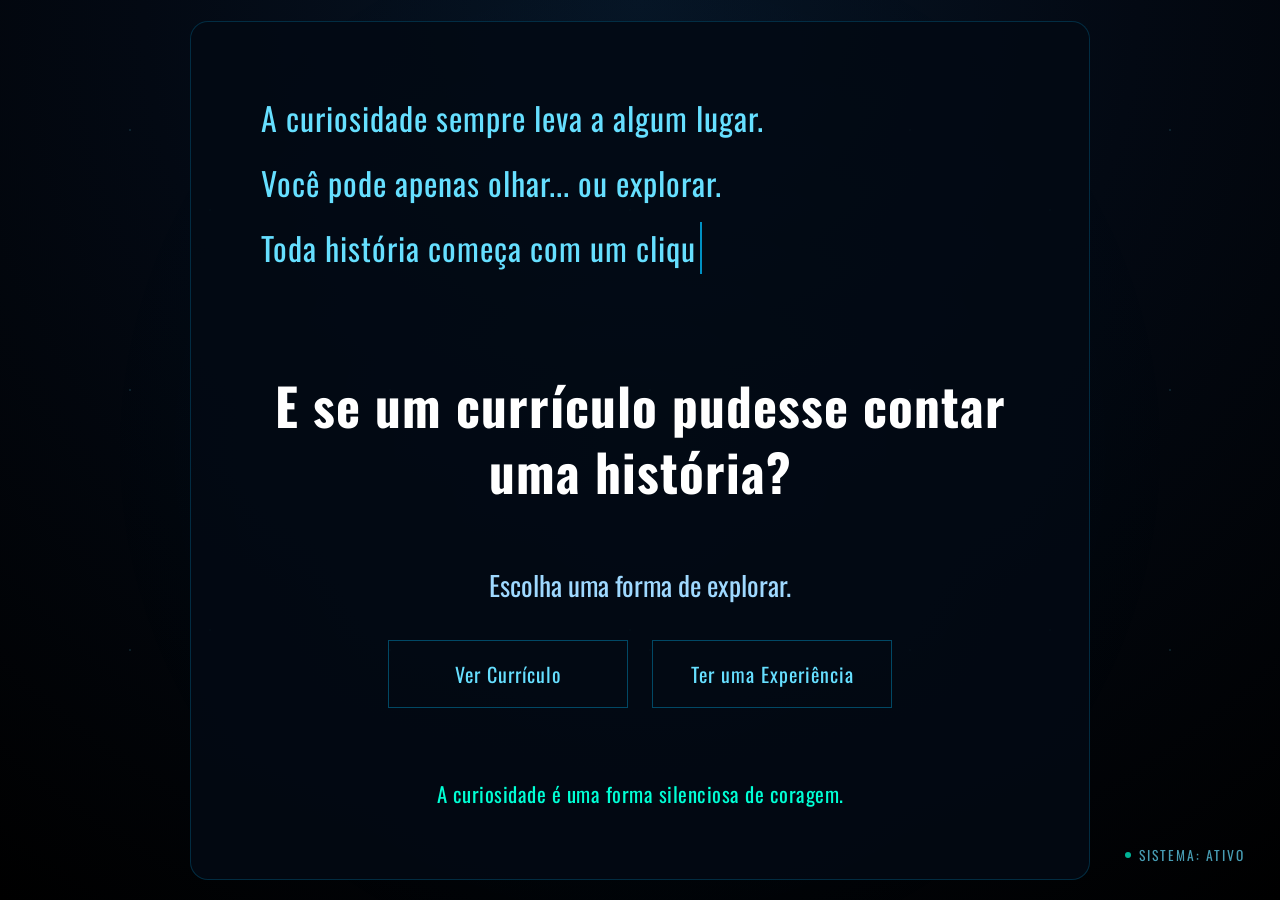
<file: index.html>
<!DOCTYPE html>
<html lang="pt-BR">

<head>

    <meta charset="UTF-8">

    <meta name="viewport"
          content="width=device-width, initial-scale=1.0">

    <title>Samuel | Desenvolvedor Web</title>

    <link rel="preconnect"
          href="https://fonts.googleapis.com">

    <link rel="preconnect"
          href="https://fonts.gstatic.com"
          crossorigin>

    <link href="https://fonts.googleapis.com/css2?family=Oswald:wght@300;400;500;700&display=swap"
          rel="stylesheet">

    <link rel="stylesheet"
          href="index.css">

</head>

<body>

    <div id="scanner-frame">

        <div class="scanner-top"></div>

        <div class="scanner-right"></div>

        <div class="scanner-bottom"></div>

        <div class="scanner-left"></div>

    </div>

    <div id="background-particles"></div>

    <main id="painel-principal">

        <section id="introducao">

            <span>A curiosidade sempre leva a algum lugar.</span>

            <span>Você pode apenas olhar... ou explorar.</span>

            <span>Toda história começa com um clique.</span>

            <span>Nem tudo se revela à primeira vista.</span>

            <span>Existe sempre mais do que aquilo que se vê.</span>

        </section>

        <section id="titulo">

            <h1>

                E se um currículo pudesse contar uma história?

            </h1>

        </section>

        <section id="escolhas">

            <p class="pergunta">

                Escolha uma forma de explorar.

            </p>

            <nav>

                <a
                    href="curriculo.html"
                    class="botao">

                    Ver Currículo

                </a>

                <a
                    href="Experiencia.html"
                    class="botao">

                    Ter uma Experiência

                </a>

            </nav>

        </section>

        <section id="mensagens">

            <span class="mensagem destaque">

                A curiosidade é uma forma silenciosa de coragem.

            </span>

            <span class="mensagem">

                Existe um motivo para continuar.

            </span>

            <span class="mensagem secundaria">

                Talvez você ainda não tenha visto o que veio procurar.

            </span>

            <span class="mensagem">

                O olhar também escolhe um caminho.

            </span>

            <span class="mensagem secundaria">

                Existe uma diferença sutil entre olhar e perceber.

            </span>

            <span class="mensagem">

                Algumas experiências começam muito antes do primeiro clique.

            </span>

        </section>

    </main>

    <aside id="system-status">
        <span id="status-dinamico">STATUS : ONLINE</span>
    </aside>

    <script src="index.js"></script>

</body>

</html>
</file>
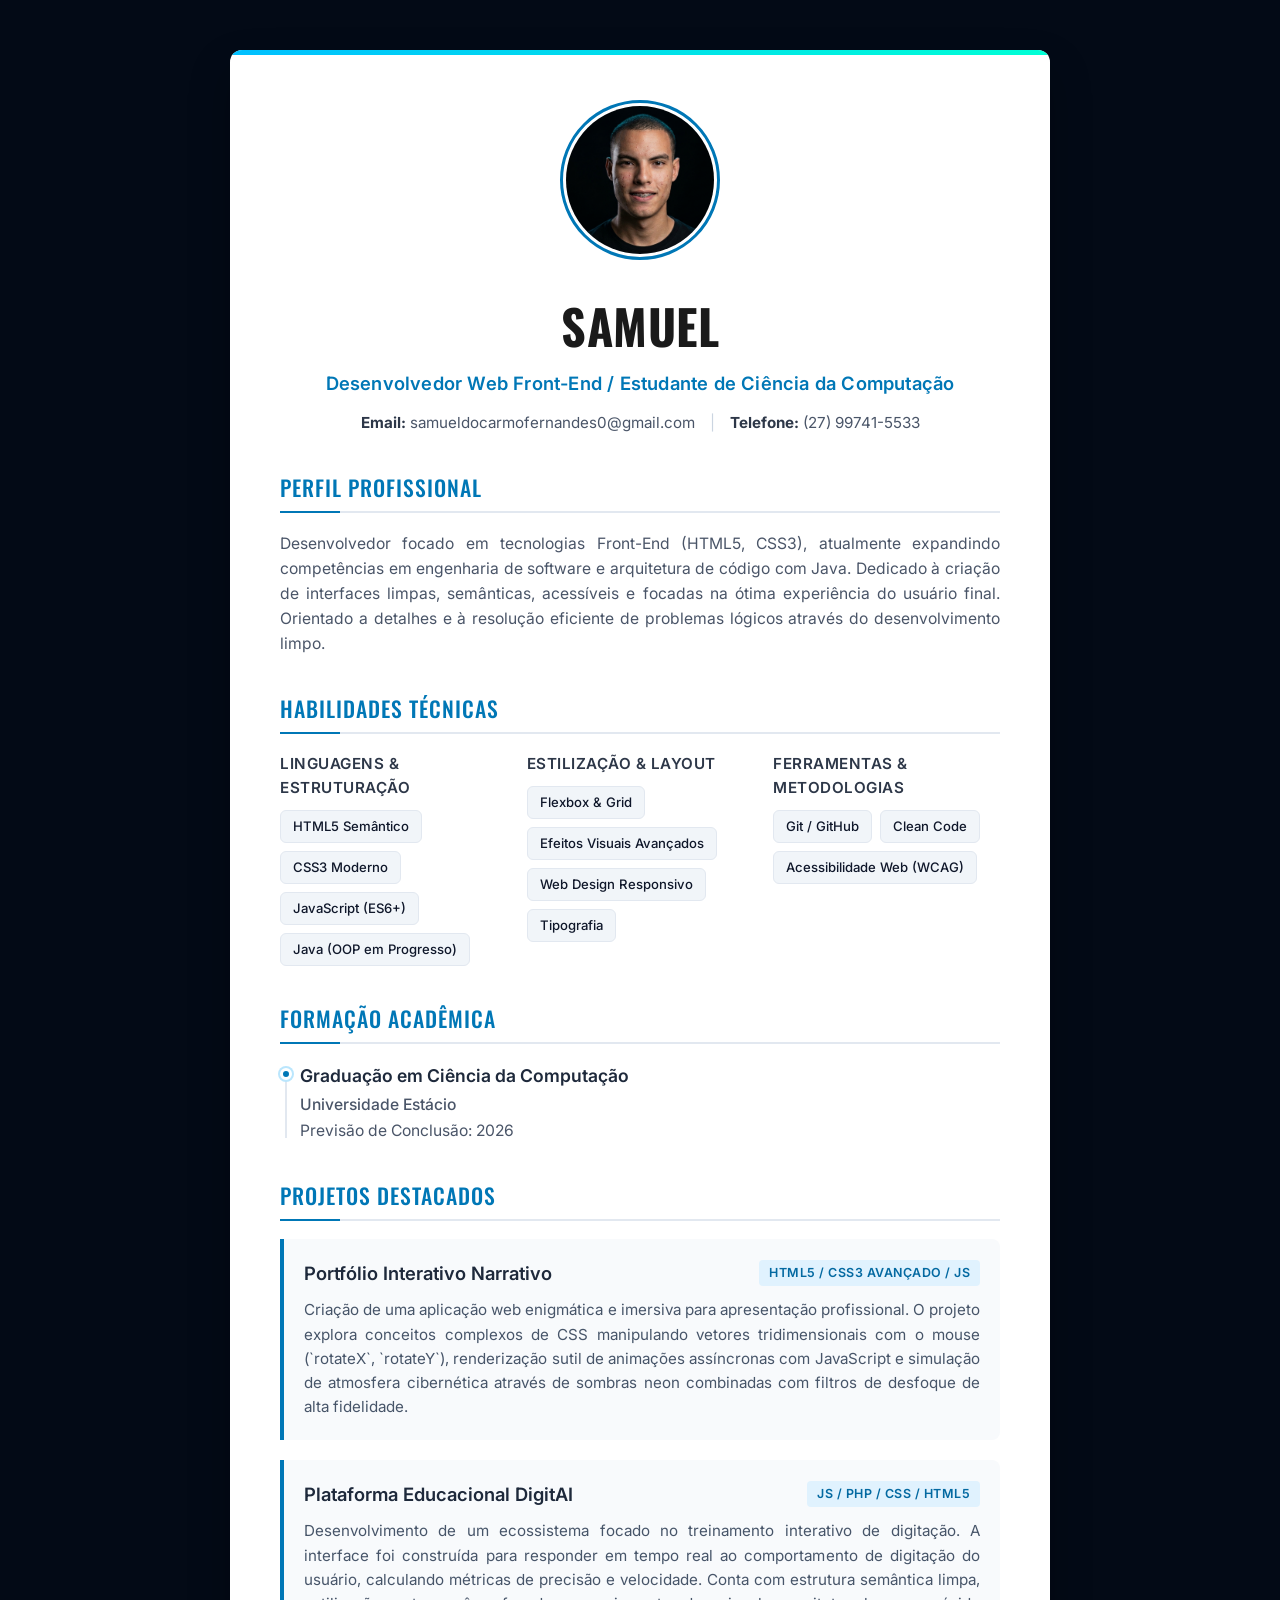
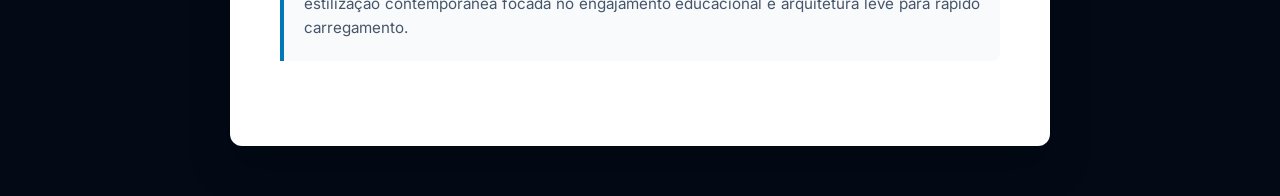
<file: curriculo.html>
<!DOCTYPE html>
<html lang="pt-BR">
<head>
    <meta charset="UTF-8">
    <meta name="viewport" content="width=device-width, initial-scale=1.0">
    <title>Currículo | Samuel</title>
    <link rel="preconnect" href="https://fonts.googleapis.com">
    <link rel="preconnect" href="https://fonts.gstatic.com" crossorigin>
    <link href="https://fonts.googleapis.com/css2?family=Oswald:wght@400;500;700&family=Inter:wght@300;400;500;600&display=swap" rel="stylesheet">
    <link rel="stylesheet" href="curriculo.css">
</head>
<body>

    <main class="container-curriculo">
        
        <header id="cabecalho">
            <div class="foto-container">
                <img src="curriculo.jpg.png" alt="Foto de perfil profissional do Samuel" class="foto-perfil">
            </div>
            <h1>Samuel</h1>
            <p class="subtitulo">Desenvolvedor Web Front-End / Estudante de Ciência da Computação</p>
            <div class="contato-info">
                <span><strong>Email:</strong> samueldocarmofernandes0@gmail.com</span>
                <span class="divisor">|</span>
                <span><strong>Telefone:</strong> (27) 99741-5533</span>
            </div>
        </header>

        <section class="secao">
            <h2>Perfil Profissional</h2>
            <p>Desenvolvedor focado em tecnologias Front-End (HTML5, CSS3), atualmente expandindo competências em engenharia de software e arquitetura de código com Java. Dedicado à criação de interfaces limpas, semânticas, acessíveis e focadas na ótima experiência do usuário final. Orientado a detalhes e à resolução eficiente de problemas lógicos através do desenvolvimento limpo.</p>
        </section>

        <section class="secao">
            <h2>Habilidades Técnicas</h2>
            <div class="grid-habilidades">
                <div class="categoria-habilidade">
                    <h3>Linguagens & Estruturação</h3>
                    <div class="badges">
                        <span class="badge">HTML5 Semântico</span>
                        <span class="badge">CSS3 Moderno</span>
                        <span class="badge">JavaScript (ES6+)</span>
                        <span class="badge">Java (OOP em Progresso)</span>
                    </div>
                </div>
                <div class="categoria-habilidade">
                    <h3>Estilização & Layout</h3>
                    <div class="badges">
                        <span class="badge">Flexbox & Grid</span>
                        <span class="badge">Efeitos Visuais Avançados</span>
                        <span class="badge">Web Design Responsivo</span>
                        <span class="badge">Tipografia</span>
                    </div>
                </div>
                <div class="categoria-habilidade">
                    <h3>Ferramentas & Metodologias</h3>
                    <div class="badges">
                        <span class="badge">Git / GitHub</span>
                        <span class="badge">Clean Code</span>
                        <span class="badge">Acessibilidade Web (WCAG)</span>
                    </div>
                </div>
            </div>
        </section>

        <section class="secao">
            <h2>Formação Acadêmica</h2>
            <div class="linha-tempo">
                <div class="item-timeline">
                    <div class="ponto-timeline"></div>
                    <div class="conteudo-timeline">
                        <h3>Graduação em Ciência da Computação</h3>
                        <p class="instituicao">Universidade Estácio</p>
                        <p class="periodo">Previsão de Conclusão: 2026</p>
                    </div>
                </div>
            </div>
        </section>

        <section class="secao">
            <h2>Projetos Destacados</h2>
            
            <div class="item-projeto">
                <div class="header-projeto">
                    <h3>Portfólio Interativo Narrativo</h3>
                    <span class="tag-tecnologia">HTML5 / CSS3 Avançado / JS</span>
                </div>
                <p>Criação de uma aplicação web enigmática e imersiva para apresentação profissional. O projeto explora conceitos complexos de CSS manipulando vetores tridimensionais com o mouse (`rotateX`, `rotateY`), renderização sutil de animações assíncronas com JavaScript e simulação de atmosfera cibernética através de sombras neon combinadas com filtros de desfoque de alta fidelidade.</p>
            </div>

            <div class="item-projeto">
                <div class="header-projeto">
                    <h3>Plataforma Educacional DigitAI</h3>
                    <span class="tag-tecnologia">JS / PHP / CSS / HTML5</span>
                </div>
                <p>Desenvolvimento de um ecossistema focado no treinamento interativo de digitação. A interface foi construída para responder em tempo real ao comportamento de digitação do usuário, calculando métricas de precisão e velocidade. Conta com estrutura semântica limpa, estilização contemporânea focada no engajamento educacional e arquitetura leve para rápido carregamento.</p>
            </div>
        </section>

    </main>

</body>
</html>
</file>
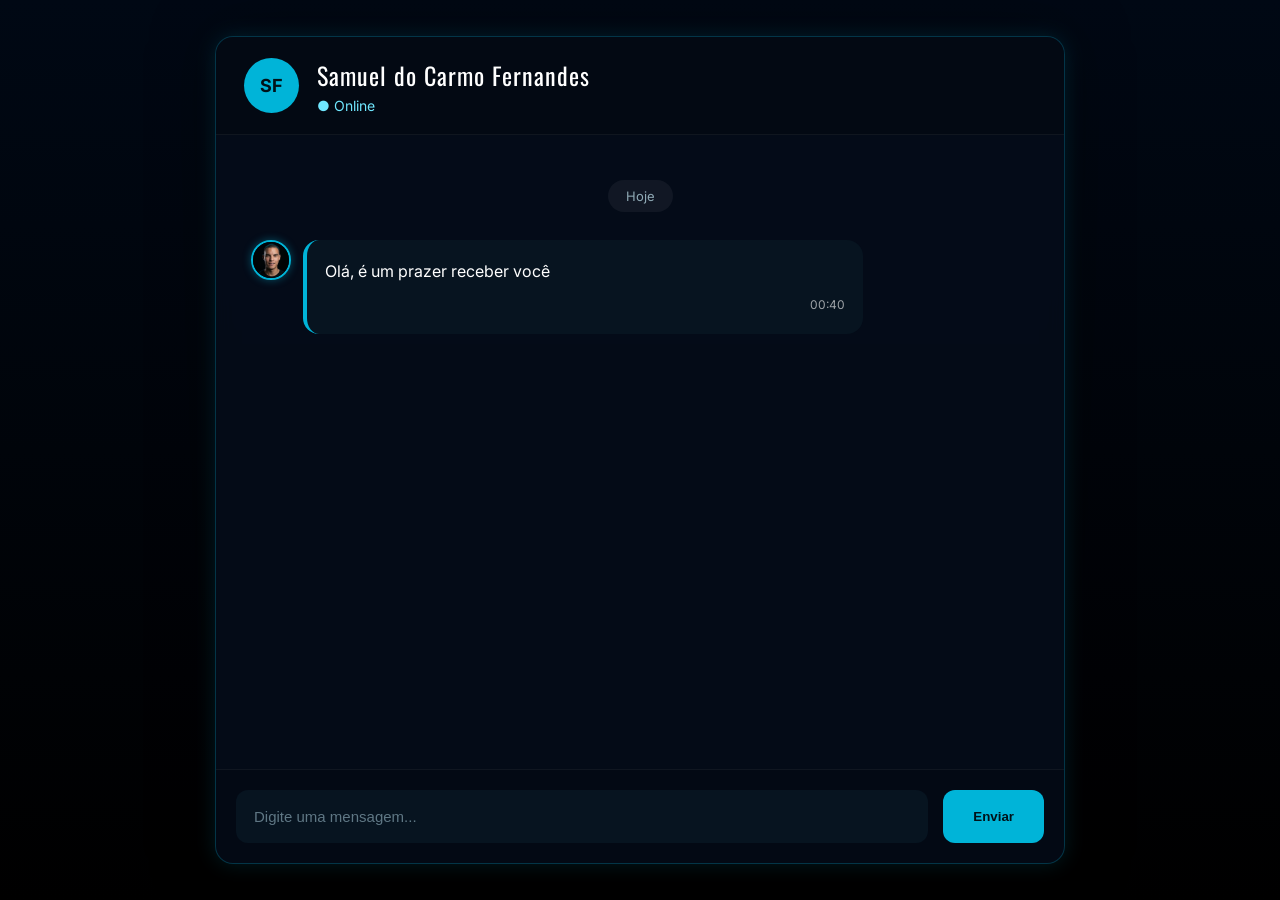
<file: Experiencia.html>
<!DOCTYPE html>
<html lang="pt-BR">
<head>
    <meta charset="UTF-8">
    <meta name="viewport" content="width=device-width, initial-scale=1.0">
    <title>Samuel | A Experiência</title>
    <link rel="preconnect" href="https://fonts.googleapis.com">
    <link rel="preconnect" href="https://fonts.gstatic.com" crossorigin>
    <link href="https://fonts.googleapis.com/css2?family=Oswald:wght@300;400;600&family=Inter:wght@300;400;500;600&display=swap" rel="stylesheet">
    <link rel="stylesheet" href="experiencia.css">
</head>
<body>

    <main id="aplicativo-chat">
        <header id="cabecalho-chat">
            <div class="perfil">
                <div class="avatar">SF</div>
                <div class="informacoes-perfil">
                    <h1>Samuel do Carmo Fernandes</h1>
                    <span class="status">● Online</span>
                </div>
            </div>
        </header>

        <section id="janela-conversa">
            <div class="separador">
                <span>Hoje</span>
            </div>

            <div id="digitando">
                <div class="digitando-balao">
                    <span></span>
                    <span></span>
                    <span></span>
                </div>
            </div>
        </section>

        <footer id="rodape-chat">
            <form id="formulario-chat">
                <label for="mensagem" class="visualmente-oculto">Digite sua mensagem</label>
                <input type="text" id="mensagem" name="mensagem" placeholder="Digite uma mensagem..." autocomplete="off" disabled>
                <button type="submit">Enviar</button>
            </form>
        </footer>
    </main>

    <script src="experiencia.js"></script>
</body>
</html>
</file>
<file: index.css>
/* ==========================================================================
   INDEX.CSS
   PARTE 2.1
   ========================================================================== */

/* ==========================================================================
   RESET
   ========================================================================== */

*{
    margin:0;
    padding:0;
    box-sizing:border-box;
}

:root{

    --background:#02060d;
    --background-secondary:#000000;

    --primary:#00bfff;
    --primary-light:#66dfff;

    --secondary:#00ffd5;

    --text:#f2fbff;
    --text-soft:#9fd9ff;

    --border:rgba(0,191,255,.20);

}

/* ==========================================================================
   BODY
   ========================================================================== */

html{

    scroll-behavior:smooth;

}

body{

    min-height:100vh;

    display:flex;

    justify-content:center;

    align-items:center;

    overflow:hidden;

    position:relative;

    font-family:'Oswald',sans-serif;

    color:var(--text);

    background:

    radial-gradient(circle at top,#071525 0%,#030913 45%,#000000 100%);

}

/* ==========================================================================
   BACKGROUND
   ========================================================================== */

#background-particles{

    position:fixed;

    inset:0;

    pointer-events:none;

    opacity:.12;

    background-image:

    radial-gradient(circle,var(--primary-light) 1px,transparent 1px),

    radial-gradient(circle,var(--secondary) 1px,transparent 1px);

    background-size:

    260px 260px,

    420px 420px;

}

/* ==========================================================================
   SCANNER FRAME - NÉVOA ULTRA VISÍVEL (FOG EFFECT)
   ========================================================================== */

#scanner-frame {
    position: fixed;
    inset: 0px; /* Gruda totalmente nas bordas da tela */
    pointer-events: none;
    z-index: 1;
    
    /* Aumentamos o borrão e adicionamos várias camadas de sombra espessa para criar a fumaça */
    filter: blur(45px) 
            drop-shadow(0 0 45px rgba(0, 191, 255, 0.8)) 
            drop-shadow(0 0 85px rgba(0, 255, 213, 0.5));
}

/* ==========================================================================
   LINHAS DE COR (MAIS ESPESSAS PARA GERAR MAIS VOLUME)
   ========================================================================== */

.scanner-top,
.scanner-right,
.scanner-bottom,
.scanner-left {
    position: absolute;
    overflow: hidden;
}

.scanner-top {
    top: 0;
    left: 0;
    width: 100%;
    height: 25px; /* Aumentado de 8px para 25px para dar volume à névoa */
}

.scanner-top::before {
    content: "";
    position: absolute;
    width: 450px;
    height: 100%;
    left: -450px;
    background: linear-gradient(90deg, transparent, #4285f4, #34a853, #fbbc05, #ea4335, transparent);
    animation: scannerTop 6s linear infinite;
}

.scanner-bottom {
    left: 0;
    bottom: 0;
    width: 100%;
    height: 25px; /* Aumentado para 25px */
}

.scanner-bottom::before {
    content: "";
    position: absolute;
    width: 450px;
    height: 100%;
    right: -450px;
    background: linear-gradient(90deg, transparent, #ea4335, #fbbc05, #34a853, #4285f4, transparent);
    animation: scannerBottom 6s linear infinite;
}

.scanner-left {
    left: 0;
    top: 0;
    width: 25px; /* Aumentado para 25px */
    height: 100%;
}

.scanner-left::before {
    content: "";
    position: absolute;
    width: 100%;
    height: 450px;
    bottom: -450px;
    background: linear-gradient(180deg, transparent, #4285f4, #34a853, #fbbc05, #ea4335, transparent);
    animation: scannerLeft 6s linear infinite;
}

.scanner-right {
    right: 0;
    top: 0;
    width: px; /* Aumentado para 25px */
    height: 100%;
}

.scanner-right::before {
    content: "";
    position: absolute;
    width: 100%;
    height: 450px;
    top: -450px;
    background: linear-gradient(180deg, transparent, #ea4335, #fbbc05, #34a853, #4285f4, transparent);
    animation: scannerRight 6s linear infinite;
}
/* ==========================================================================
   TOPO
   ========================================================================== */

.scanner-top{

    top:0;
    left:0;

    width:100%;
    height:8px; /* Mais espesso para aumentar o volume da névoa */

}

.scanner-top::before{

    content:"";

    position:absolute;

    width:350px; /* Fita de cor maior para transição suave */
    height:100%;

    left:-350px;

    background:

    linear-gradient(

    90deg,

    transparent,

    #4285f4,

    #34a853,

    #fbbc05,

    #ea4335,

    transparent

    );

    animation:scannerTop 6s linear infinite;

}

/* ==========================================================================
   BASE
   ========================================================================== */

.scanner-bottom{

    left:0;
    bottom:0;

    width:100%;
    height:8px;

}

.scanner-bottom::before{

    content:"";

    position:absolute;

    width:350px;
    height:100%;

    right:-350px;

    background:

    linear-gradient(

    90deg,

    transparent,

    #ea4335,

    #fbbc05,

    #34a853,

    #4285f4,

    transparent

    );

    animation:scannerBottom 6s linear infinite;

}

/* ==========================================================================
   ESQUERDA
   ========================================================================== */

.scanner-left{

    left:0;
    top:0;

    width:8px;
    height:100%;

}

.scanner-left::before{

    content:"";

    position:absolute;

    width:100%;
    height:350px;

    bottom:-350px;

    background:

    linear-gradient(

    180deg,

    transparent,

    #4285f4,

    #34a853,

    #fbbc05,

    #ea4335,

    transparent

    );

    animation:scannerLeft 6s linear infinite;

}

/* ==========================================================================
   DIREITA
   ========================================================================== */

.scanner-right{

    right:0;
    top:0;

    width:8px;
    height:100%;

}

.scanner-right::before{

    content:"";

    position:absolute;

    width:100%;
    height:350px;

    top:-350px;

    background:

    linear-gradient(

    180deg,

    transparent,

    #ea4335,

    #fbbc05,

    #34a853,

    #4285f4,

    transparent

    );

    animation:scannerRight 6s linear infinite;

}

/* ==========================================================================
   ANIMAÇÕES
   ========================================================================== */

@keyframes scannerTop{

    from{

        transform:translateX(0);

    }

    to{

        transform:translateX(calc(100vw + 400px));

    }

}

@keyframes scannerBottom{

    from{

        transform:translateX(0);

    }

    to{

        transform:translateX(calc(-100vw - 400px));

    }

}

@keyframes scannerLeft{

    from{

        transform:translateY(0);

    }

    to{

        transform:translateY(calc(-100vh - 400px));

    }

}

@keyframes scannerRight{

    from{

        transform:translateY(0);

    }

    to{

        transform:translateY(calc(100vh + 400px));

    }

}

/* ==========================================================================
   PAINEL PRINCIPAL
   ========================================================================== */

#painel-principal{

    position:relative;

    z-index:2;

    width:min(900px,88vw);

    padding:70px;

    border-radius:18px;

    border:1px solid var(--border);

    background:rgba(3,10,20,.88);

    transition:

    transform .35s ease,

    border-color .35s ease,

    box-shadow .35s ease;

}

#painel-principal:hover{

    border-color:rgba(0,191,255,.45);

    box-shadow:

    0 0 25px rgba(0,191,255,.08);

}
/* ==========================================================================
   PARTE 2.2
   TÍTULOS • TEXTOS • BOTÕES • STATUS
   ========================================================================== */


/* ==========================================================================
   INTRODUÇÃO (ESTRUTURA COMPATIVEL COM EFEITO MÁQUINA DE ESCREVER)
   ========================================================================== */

#introducao{

    display:flex;

    flex-direction:column;

    gap:14px;

    margin-bottom:70px;

}

#introducao span{

    display:inline-block;

    width: max-content;

    white-space: nowrap;

    overflow: hidden;

    color:var(--primary-light);

    font-size:2rem;

    font-weight:400;

    letter-spacing:1px;

    line-height:1.6;

    padding-right: 4px;

    transition:.35s;

}

#introducao span:hover{

    color:white;

    transform:translateX(10px);

}

/* Cursor piscante da digitação */
@keyframes piscarCursor {
    50% { border-color: transparent; }
}

#introducao span[style*="border-right"] {
    animation: piscarCursor 0.6s step-end infinite !important;
}


/* ==========================================================================
   TÍTULO
   ========================================================================== */

#titulo{

    text-align:center;

    margin-bottom:60px;

}

#titulo h1{

    font-size:3.2rem;

    font-weight:700;

    color:white;

    letter-spacing:1px;

    line-height:1.3;

}


/* ==========================================================================
   ESCOLHAS
   ========================================================================== */

#escolhas{

    text-align:center;

    margin-bottom:70px;

}

.pergunta{

    color:var(--text-soft);

    font-size:1.7rem;

    margin-bottom:35px;

}


/* ==========================================================================
   NAV
   ========================================================================== */

nav{

    display:flex;

    justify-content:center;

    align-items:center;

    flex-wrap:wrap;

    gap:24px;

}


/* ==========================================================================
   BOTÕES
   ========================================================================== */

.botao{

    position:relative;

    overflow:hidden;

    display:inline-flex;

    justify-content:center;

    align-items:center;

    min-width:240px;

    padding:18px 35px;

    text-decoration:none;

    color:var(--primary-light);

    border:1px solid rgba(0,191,255,.35);

    letter-spacing:1px;

    font-size:1.25rem;

    transition:.35s;

}


/* Linha luminosa */

.botao::before{

    content:"";

    position:absolute;

    left:-100%;

    top:0;

    width:100%;

    height:100%;

    background:

    linear-gradient(

        90deg,

        transparent,

        rgba(255,255,255,.15),

        transparent

    );

    transition:.6s;

}


/* Hover */

.botao:hover{

    color:white;

    border-color:var(--primary);

    transform:translateY(-4px);

    box-shadow:

    0 0 20px rgba(0,191,255,.12);

}


.botao:hover::before{

    left:100%;

}


/* Clique */

.botao:active{

    transform:scale(.98);

}

/* ==========================================================================
   MENSAGENS
   ========================================================================== */

#mensagens{

    display:flex;

    flex-direction:column;

    gap:16px;

    margin-top:15px;

}

.mensagem{

    text-align:center;

    color:var(--text-soft);

    font-size:1.3rem;

    letter-spacing:.5px;

    opacity:.75;

    transition:.35s;

}

.mensagem:hover{

    opacity:1;

    color:white;

}

.destaque{

    color:var(--secondary);

}

.secundaria{

    color:var(--primary-light);

}

/* ==========================================================================
   STATUS
   ========================================================================== */

#system-status{

    position:fixed;

    right:35px;

    bottom:35px;

    z-index:5;

    display:flex;

    flex-direction:column;

    gap:10px;

    font-size:.85rem;

    letter-spacing:2px;

    color:var(--primary-light);

    opacity:.7;

}

#system-status span{

    position:relative;

    padding-left:14px;

}

/* indicador */

#system-status span::before{

    content:"";

    position:absolute;

    left:0;

    top:50%;

    width:6px;

    height:6px;

    border-radius:50%;

    background:var(--secondary);

    transform:translateY(-50%);

    animation:pulseStatus 2s infinite;

}

/* ==========================================================================
   ANIMAÇÃO DO STATUS
   ========================================================================== */

@keyframes pulseStatus{

    0%{

        opacity:.3;

        transform:translateY(-50%) scale(.8);

    }

    50%{

        opacity:1;

        transform:translateY(-50%) scale(1.4);

    }

    100%{

        opacity:.3;

        transform:translateY(-50%) scale(.8);

    }

}


/* ==========================================================================
   SELEÇÃO DE TEXTO
   ========================================================================== */

::selection{

    background:rgba(0,191,255,.35);

    color:white;

}


/* ==========================================================================
   SCROLLBAR
   ========================================================================== */

::-webkit-scrollbar{

    width:8px;

}

::-webkit-scrollbar-track{

    background:#030913;

}

::-webkit-scrollbar-thumb{

    background:#008cff;

    border-radius:20px;

}

::-webkit-scrollbar-thumb:hover{

    background:#3ec8ff;

}
/* ==========================================================================
   INDEX.CSS
   PARTE 2.3
   RESPONSIVIDADE • ANIMAÇÕES • PERFORMANCE
   ========================================================================== */


/* ==========================================================================
   ANIMAÇÕES DE ENTRADA GERAIS
   ========================================================================== */

#painel-principal{

    animation:fadePainel 1.2s ease forwards;

}

/* Removido o conflito estático da introdução e mensagens */
#titulo,
#escolhas{

    opacity:0;

    animation:fadeUp 1s ease forwards;

}

#titulo{

    animation-delay:1.3s;

}

#escolhas{

    animation-delay:1.6s;

}


/* ==========================================================================
   KEYFRAMES
   ========================================================================== */

@keyframes fadePainel{

    from{

        opacity:0;

        transform:scale(.97);

    }

    to{

        opacity:1;

        transform:scale(1);

    }

}


@keyframes fadeUp{

    from{

        opacity:0;

        transform:translateY(18px);

    }

    to{

        opacity:1;

        transform:translateY(0);

    }

}


/* ==========================================================================
   PERFORMANCE
   ========================================================================== */

#painel-principal,
.botao,
.scanner-top::before,
.scanner-right::before,
.scanner-bottom::before,
.scanner-left::before{

    will-change:transform;

}


/* ==========================================================================
   HOVER DO PAINEL
   ========================================================================== */

#painel-principal{

    transition:

    transform .35s ease,

    border-color .35s ease,

    box-shadow .35s ease;

}

#painel-principal:hover{

    transform:translateY(-4px);

}


/* ==========================================================================
   FUNDO SUAVE
   ========================================================================== */

body::after{

    content:"";

    position:fixed;

    inset:0;

    pointer-events:none;

    background:

    radial-gradient(

        circle at center,

        rgba(0,191,255,.04),

        transparent 70%

    );

}


/* ==========================================================================
   RESPONSIVO - TABLETS
   ========================================================================== */

@media(max-width:992px){

    #painel-principal{

        width:92vw;

        padding:50px;

    }

    #titulo h1{

        font-size:2.5rem;

    }

    #introducao span{

        font-size:1.6rem;

    }

    .mensagem{

        font-size:1.15rem;

    }

}


/* ==========================================================================
   RESPONSIVO - CELULARES
   ========================================================================== */

@media(max-width:768px){

    body{

        overflow-y:auto;

        overflow-x:hidden;

    }

    #scanner-frame{

        inset:0px;

    }

    #painel-principal{

        width:95vw;

        padding:35px 25px;

        margin:50px 0;

    }

    #introducao{

        gap:10px;

        margin-bottom:45px;

    }

    #introducao span{

        font-size:1.3rem;

        line-height:1.5;

    }

    #titulo{

        margin-bottom:40px;

    }

    #titulo h1{

        font-size:2rem;

    }

    .pergunta{

        font-size:1.25rem;

    }

    nav{

        flex-direction:column;

        gap:18px;

    }

    .botao{

        width:100%;

        min-width:auto;

    }

    #mensagens{

        gap:12px;

    }

    .mensagem{

        font-size:1rem;

    }

    #system-status{

        right:15px;

        bottom:15px;

        font-size:.75rem;

        opacity:.5;

    }

}


/* ==========================================================================
   TELAS MUITO PEQUENAS
   ========================================================================== */

@media(max-width:480px){

    #titulo h1{

        font-size:1.6rem;

    }

    #introducao span{

        font-size:1.1rem;

    }

    .pergunta{

        font-size:1.05rem;

    }

    .mensagem{

        font-size:.9rem;

    }

}


/* ==========================================================================
   ACESSIBILIDADE
   ========================================================================== */

@media(prefers-reduced-motion:reduce){

    *{

        animation:none !important;

        transition:none !important;

        scroll-behavior:auto !important;

    }

}


/* ==========================================================================
   FOCO
   ========================================================================== */

.botao:focus-visible{

    outline:2px solid #00bfff;

    outline-offset:6px;

}


/* ==========================================================================
   CURSOR
   ========================================================================== */

.botao{

    cursor:pointer;

}


/* ==========================================================================
   MICROANIMAÇÃO DO STATUS
   ========================================================================== */

#system-status{

    animation:statusFloat 5s ease-in-out infinite;

}

@keyframes statusFloat{

    0%{

        transform:translateY(0);

    }

    50%{

        transform:translateY(-4px);

    }

    100%{

        transform:translateY(0);

    }

}
</file>
<file: curriculo.css>
/* ==========================================================================
   RESET & CONFIGURAÇÕES GERAIS
   ========================================================================== */
* {
    margin: 0;
    padding: 0;
    box-sizing: border-box;
}

body {
    background-color: #030a16; /* Tom azul-escuro profundo alinhado com o portfólio para contraste */
    font-family: 'Inter', sans-serif; /* Fonte moderna e limpa para leitura densa */
    color: #2b2d42;
    line-height: 1.6;
    padding: 50px 20px;
    display: flex;
    justify-content: center;
    align-items: center;
    min-height: 100vh;
}

/* ==========================================================================
   CONTAINER PRINCIPAL (ESTILO FOLHA PREMIUM)
   ========================================================================== */
.container-curriculo {
    background-color: #ffffff;
    max-width: 820px;
    width: 100%;
    margin: 0 auto;
    padding: 50px;
    border-radius: 12px;
    box-shadow: 0 20px 40px rgba(0, 0, 0, 0.25); /* Sombra elegante que destaca a folha */
    position: relative;
    overflow: hidden;
}

/* Detalhe sutil na borda superior para dar identidade visual */
.container-curriculo::before {
    content: "";
    position: absolute;
    top: 0;
    left: 0;
    width: 100%;
    height: 5px;
    background: linear-gradient(90deg, #00bfff, #00ffd5);
}

/* ==========================================================================
   CABECALHO
   ========================================================================== */
#cabecalho {
    text-align: center;
    margin-bottom: 35px;
    display: flex;
    flex-direction: column;
    align-items: center;
}

.foto-container {
    position: relative;
    margin-bottom: 20px;
}

/* Foto profissional com micro-interação discreta */
.foto-perfil {
    width: 160px;
    height: 160px;
    border-radius: 50%;
    object-fit: cover;
    border: 3px solid #0077b6;
    padding: 3px;
    background-color: #fff;
    transition: transform 0.3s ease, border-color 0.3s ease;
}

.foto-container:hover .foto-perfil {
    transform: scale(1.03);
    border-color: #00bfff;
}

#cabecalho h1 {
    font-family: 'Oswald', sans-serif;
    font-size: 3rem;
    font-weight: 700;
    color: #1a1a1a;
    letter-spacing: 0.5px;
    text-transform: uppercase;
}

.subtitulo {
    font-size: 1.15rem;
    color: #0077b6;
    font-weight: 600;
    margin-top: 5px;
    margin-bottom: 12px;
    letter-spacing: 0.2px;
}

.contato-info {
    display: flex;
    justify-content: center;
    align-items: center;
    gap: 15px;
    flex-wrap: wrap;
    font-size: 0.95rem;
    color: #4a5568;
}

.contato-info strong {
    color: #2d3748;
}

.divisor {
    color: #cbd5e1;
}

/* ==========================================================================
   SEÇÕES COESAS
   ========================================================================== */
.secao {
    margin-bottom: 35px;
}

.secao h2 {
    font-family: 'Oswald', sans-serif;
    font-size: 1.35rem;
    font-weight: 500;
    color: #0077b6;
    border-bottom: 2px solid #e2e8f0;
    padding-bottom: 6px;
    margin-bottom: 18px;
    text-transform: uppercase;
    letter-spacing: 1px;
    position: relative;
}

/* Linha azul acentuada sob o título da seção */
.secao h2::after {
    content: "";
    position: absolute;
    bottom: -2px;
    left: 0;
    width: 60px;
    height: 2px;
    background-color: #0077b6;
}

.secao p {
    font-size: 0.98rem;
    color: #4a5568;
    text-align: justify;
}

/* ==========================================================================
   GRID DE HABILIDADES (COMPETÊNCIAS MODERNAS)
   ========================================================================== */
.grid-habilidades {
    display: grid;
    grid-template-columns: repeat(auto-fit, minmax(220px, 1fr));
    gap: 20px;
}

.categoria-habilidade h3 {
    font-size: 0.95rem;
    color: #2d3748;
    margin-bottom: 10px;
    font-weight: 600;
    text-transform: uppercase;
    letter-spacing: 0.5px;
}

.badges {
    display: flex;
    flex-wrap: wrap;
    gap: 8px;
}

.badge {
    background-color: #f1f5f9;
    color: #0f172a;
    font-size: 0.82rem;
    padding: 5px 12px;
    border-radius: 6px;
    font-weight: 500;
    border: 1px solid #e2e8f0;
    transition: background-color 0.2s, border-color 0.2s;
}

.badge:hover {
    background-color: #e0f2fe;
    border-color: #bae6fd;
    color: #0369a1;
}

/* ==========================================================================
   ESTILIZAÇÃO TIMELINE (FORMAÇÃO ACADÊMICA)
   ========================================================================== */
.linha-tempo {
    position: relative;
    padding-left: 20px;
}

.linha-tempo::before {
    content: "";
    position: absolute;
    left: 5px;
    top: 5px;
    width: 2px;
    height: calc(100% - 10px);
    background-color: #e2e8f0;
}

.item-timeline {
    position: relative;
}

.ponto-timeline {
    position: absolute;
    left: -20px;
    top: 6px;
    width: 12px;
    height: 12px;
    border-radius: 50%;
    background-color: #0077b6;
    border: 3px solid #ffffff;
    box-shadow: 0 0 0 2px #bae6fd;
}

.conteudo-timeline h3 {
    font-size: 1.1rem;
    color: #1e293b;
    font-weight: 600;
}

.instituicao {
    font-weight: 500;
    color: #475569;
    font-size: 0.95rem;
    margin-top: 2px;
}

.periodo {
    font-size: 0.88rem;
    color: #64748b;
    margin-top: 1px;
}

/* ==========================================================================
   PROJETOS DESTACADOS
   ========================================================================== */
.item-projeto {
    background-color: #f8fafc;
    border-left: 4px solid #0077b6;
    padding: 20px;
    border-radius: 0 8px 8px 0;
    margin-bottom: 20px;
    transition: transform 0.2s ease, box-shadow 0.2s ease;
}

.item-projeto:hover {
    transform: translateX(4px);
    box-shadow: 0 4px 12px rgba(0, 0, 0, 0.05);
}

.item-projeto:last-child {
    margin-bottom: 0;
}

.header-projeto {
    display: flex;
    justify-content: space-between;
    align-items: center;
    flex-wrap: wrap;
    gap: 10px;
    margin-bottom: 10px;
}

.header-projeto h3 {
    font-size: 1.15rem;
    color: #1e293b;
    font-weight: 600;
}

.tag-tecnologia {
    font-size: 0.78rem;
    background-color: #e0f2fe;
    color: #0369a1;
    font-weight: 600;
    padding: 3px 10px;
    border-radius: 4px;
    text-transform: uppercase;
    letter-spacing: 0.5px;
}

.item-projeto p {
    font-size: 0.95rem;
    color: #475569;
}

/* ==========================================================================
   RESPONSIVIDADE (TELA SMARTPHONE)
   ========================================================================== */
@media (max-width: 640px) {
    body {
        padding: 20px 10px;
    }
    
    .container-curriculo {
        padding: 25px 20px;
    }

    #cabecalho h1 {
        font-size: 2.2rem;
    }

    .contato-info {
        flex-direction: column;
        gap: 5px;
    }

    .divisor {
        display: none;
    }

    .header-projeto {
        flex-direction: column;
        align-items: flex-start;
        gap: 4px;
    }
}
</file>
<file: experiencia.css>
/* ===========================================================
   RESET
=========================================================== */

*{
    margin:0;
    padding:0;
    box-sizing:border-box;
}

html{
    scroll-behavior:smooth;
}

body{

    min-height:100vh;

    display:flex;
    justify-content:center;
    align-items:center;

    background:
    linear-gradient(
        180deg,
        #000814 0%,
        #000000 100%
    );

    font-family:"Inter",sans-serif;

    color:#ffffff;

    overflow:hidden;

}

/* ===========================================================
   APLICAÇÃO
=========================================================== */

#aplicativo-chat{

    width:100%;
    max-width:850px;

    height:92vh;

    display:flex;
    flex-direction:column;

    background:rgba(5,12,25,.92);

    border:1px solid rgba(0,180,216,.25);

    border-radius:18px;

    overflow:hidden;
    
   /* Correção de compatibilidade para Safari e iOS */
    -webkit-backdrop-filter:blur(10px);
    backdrop-filter:blur(10px);

    box-shadow:
    0 0 20px rgba(0,180,216,.15),
    0 0 60px rgba(0,0,0,.50);

}

/* ===========================================================
   CABEÇALHO
=========================================================== */

#cabecalho-chat{

    display:flex;
    align-items:center;

    padding:20px 28px;

    border-bottom:1px solid rgba(255,255,255,.05);

    background:rgba(0,0,0,.20);

}

.perfil{

    display:flex;
    align-items:center;
    gap:18px;

}

.avatar{

    width:55px;
    height:55px;

    border-radius:50%;

    display:flex;
    justify-content:center;
    align-items:center;

    background:#00b4d8;

    color:#001219;

    font-weight:bold;

    font-size:18px;

}

.informacoes-perfil h1{

    font-family:"Oswald",sans-serif;

    font-size:24px;

    font-weight:400;

    letter-spacing:1px;

}

.status{

    display:block;

    margin-top:4px;

    color:#70e7ff;

    font-size:14px;

}

/* ===========================================================
   CONVERSA
=========================================================== */

#janela-conversa{

    flex:1;

    overflow-y:auto;

    padding:35px;

    display:flex;
    flex-direction:column;
    gap:18px;

}

/* Scroll */

#janela-conversa::-webkit-scrollbar{

    width:8px;

}

#janela-conversa::-webkit-scrollbar-thumb{

    background:#00b4d855;

    border-radius:20px;

}

/* ===========================================================
   MENSAGENS
=========================================================== */

.mensagem{

    display:flex;

    animation:fade .4s ease;

}

.mensagem.samuel{

    justify-content:flex-start;

}

.mensagem.visitante{

    justify-content:flex-end;

}

.balao{

    max-width:72%;

    padding:18px;

    border-radius:16px;

    line-height:1.7;

    position:relative;

}

.samuel .balao{

    background:#071420;

    border-left:4px solid #00b4d8;

}

.visitante .balao{

    background:#00b4d8;

    color:#001219;

}

.balao p{

    font-size:16px;

}

.horario{

    display:block;

    text-align:right;

    margin-top:10px;

    font-size:12px;

    opacity:.6;

}

/* ===========================================================
   SEPARADOR
=========================================================== */

.separador{

    display:flex;
    justify-content:center;

    margin:10px 0;

}

.separador span{

    padding:8px 18px;

    border-radius:30px;

    background:rgba(255,255,255,.05);

    color:#8fa9b5;

    font-size:13px;

}

/* ===========================================================
   DIGITANDO
=========================================================== */

#digitando{

    display:flex;

    justify-content:flex-start;

}

.digitando-balao{

    display:flex;

    gap:8px;

    padding:15px 20px;

    background:#071420;

    border-radius:14px;

}

.digitando-balao span{

    width:8px;
    height:8px;

    border-radius:50%;

    background:#00b4d8;

    animation:digitando 1s infinite;

}

.digitando-balao span:nth-child(2){

    animation-delay:.2s;

}

.digitando-balao span:nth-child(3){

    animation-delay:.4s;

}

/* ===========================================================
   RODAPÉ
=========================================================== */

#rodape-chat{

    padding:20px;

    border-top:1px solid rgba(255,255,255,.05);

    background:rgba(0,0,0,.15);

}

#formulario-chat{

    display:flex;

    gap:15px;

}

#mensagem{

    flex:1;

    padding:18px;

    border:none;

    outline:none;

    border-radius:12px;

    background:#071420;

    color:#ffffff;

    font-size:15px;

}

#mensagem::placeholder{

    color:#5f7784;

}

button{

    border:none;

    cursor:pointer;

    padding:0 30px;

    border-radius:12px;

    background:#00b4d8;

    color:#001219;

    font-weight:600;

    transition:.3s;

}

button:hover{

    transform:translateY(-2px);

    box-shadow:0 0 15px rgba(0,180,216,.45);

}

/* ===========================================================
   ACESSIBILIDADE
=========================================================== */

.visualmente-oculto{

    position:absolute;

    width:1px;

    height:1px;

    overflow:hidden;

    clip:rect(0,0,0,0);

}

/* ===========================================================
   ANIMAÇÕES
=========================================================== */

@keyframes fade{

    from{

        opacity:0;
        transform:translateY(15px);

    }

    to{

        opacity:1;
        transform:translateY(0);

    }

}

@keyframes digitando{

    0%{

        opacity:.3;
        transform:translateY(0);

    }

    50%{

        opacity:1;
        transform:translateY(-4px);

    }

    100%{

        opacity:.3;
        transform:translateY(0);

    }

}

/* ===========================================================
   RESPONSIVO
=========================================================== */

@media(max-width:768px){

    #aplicativo-chat{

        width:100%;
        height:100vh;

        border-radius:0;

    }

    #janela-conversa{

        padding:20px;

    }

    .balao{

        max-width:88%;

    }

    .informacoes-perfil h1{

        font-size:20px;

    }

}

/* ===========================================================
   ESTILOS DO AVATAR DO SAMUEL NO CHAT (CORRIGIDO)
   =========================================================== */

/* Garante que o bloco ocupe toda a largura disponível da mensagem */
.mensagem.samuel .bloco-mensagem-samuel {
    display: flex;
    align-items: flex-start; /* Alinha a foto com o topo do balão */
    gap: 12px;               /* Espaço perfeito entre a foto e o balão */
    width: 100%;             /* Ocupa a largura total para expandir o balão */
}

/* Estilo da sua mini-foto redonda */
.avatar-chat {
    width: 40px;             /* Tamanho ideal de um avatar de chat */
    height: 40px;
    border-radius: 50%;      /* Deixa a foto perfeitamente redonda */
    object-fit: cover;       /* Impede que o seu rosto fique esticado */
    border: 2px solid #00b4d8; /* Borda com o ciano do seu tema */
    box-shadow: 0 0 8px rgba(0, 180, 216, 0.4); /* Um leve brilho neon */
    flex-shrink: 0;          /* Impede que a foto seja esmagada */
}

/* Faz o balão ocupar o resto do espaço ao lado da foto sem quebrar o max-width */
.mensagem.samuel .bloco-mensagem-samuel .balao {
    flex: 1;
    margin-bottom: 0 !important; 
}
</file>
